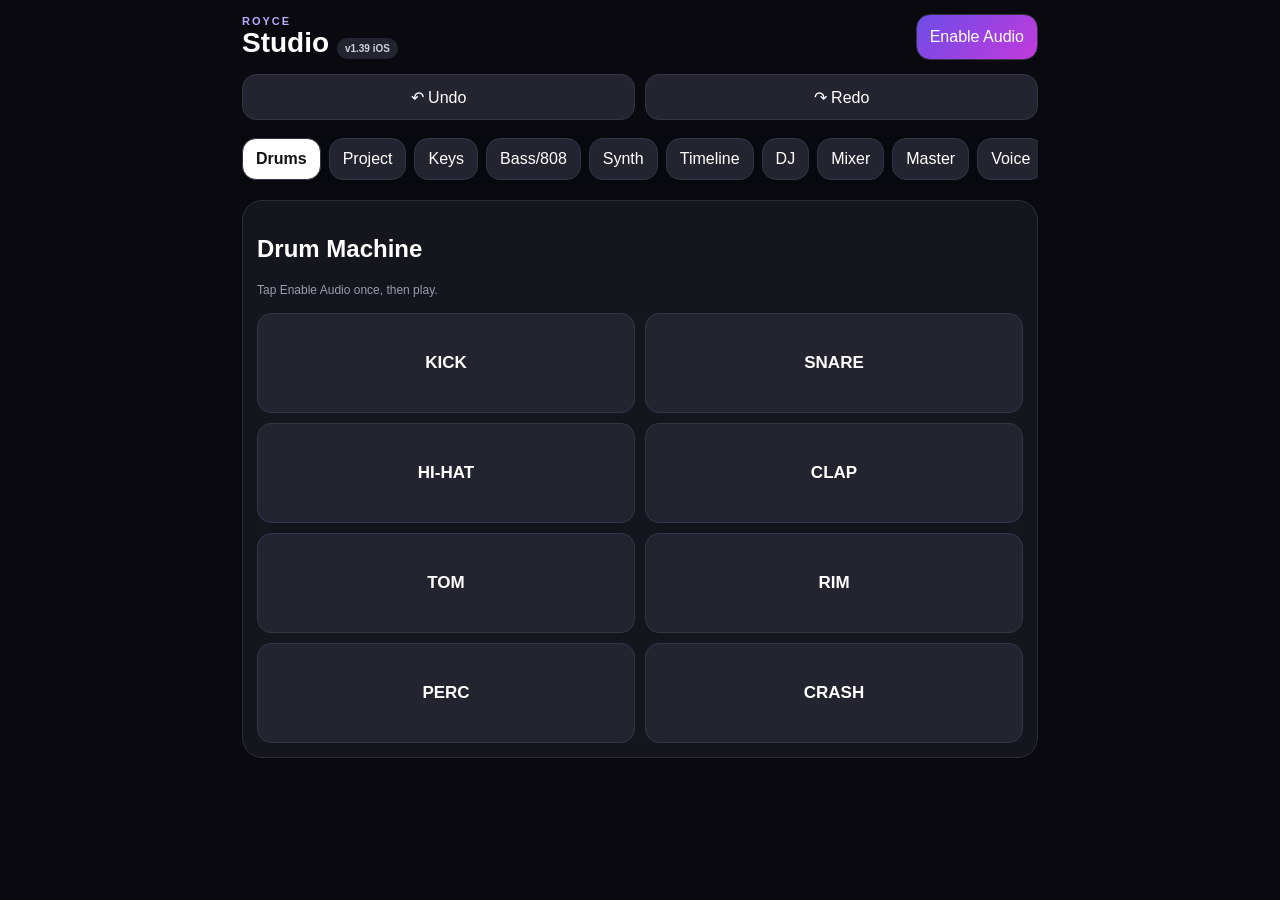
<file: index.html>
<!doctype html>
<html lang="en">
<head>
<meta charset="utf-8">
<meta name="viewport" content="width=device-width,initial-scale=1,viewport-fit=cover">
<meta name="theme-color" content="#09090f">
<meta name="apple-mobile-web-app-capable" content="yes">
<meta name="apple-mobile-web-app-status-bar-style" content="black-translucent">
<meta name="apple-mobile-web-app-title" content="Royce Studio">
<link rel="manifest" href="./manifest.webmanifest">
<title>Royce Studio v1.39 iOS</title>
<style>
:root{--bg:#09090f;--card:#15151e;--line:#2d2d3b;--text:#fff;--muted:#9d9dac;--accent:#8b5cf6}
*{box-sizing:border-box}body{margin:0;background:var(--bg);color:var(--text);font-family:-apple-system,BlinkMacSystemFont,"Segoe UI",sans-serif}
.app{max-width:820px;margin:auto;padding:calc(env(safe-area-inset-top) + 14px) 12px calc(env(safe-area-inset-bottom) + 36px)}
header{display:flex;justify-content:space-between;align-items:center;margin-bottom:14px;gap:10px}h1{margin:0;font-size:28px}.eyebrow{font-size:11px;font-weight:900;letter-spacing:.18em;color:#bca8ff;margin:0}
.card{background:var(--card);border:1px solid var(--line);border-radius:20px;padding:14px;margin-bottom:12px}button,select,input{font:inherit}
button{border:1px solid #343445;background:#242431;color:#fff;border-radius:14px;min-height:46px;padding:10px 13px;touch-action:manipulation}
button.primary{background:linear-gradient(135deg,#6d4ce8,#c43adb)}button.on{outline:2px solid #86efac}
.tabs{display:flex;gap:8px;overflow:auto;margin-bottom:12px;position:sticky;top:0;background:rgba(9,9,15,.96);padding:8px 0;z-index:5}
.tab{white-space:nowrap;min-height:42px}.tab.active{background:#fff;color:#111;font-weight:800}
.panel{display:none}.panel.active{display:block}.status{font-size:12px;color:var(--muted);min-height:18px}.badge{display:inline-block;font-size:10px;padding:5px 8px;border-radius:999px;background:#242431;color:#cfcfe0}
.grid2{display:grid;grid-template-columns:1fr 1fr;gap:10px}.grid4{display:grid;grid-template-columns:repeat(4,1fr);gap:8px}
.pads{display:grid;grid-template-columns:1fr 1fr;gap:10px}.pad{height:100px;font-weight:900;font-size:17px}
.keygrid{display:grid;grid-template-columns:repeat(7,1fr);gap:6px}.key{height:120px;background:linear-gradient(#fff,#ddd);color:#111;font-weight:900;border-radius:0 0 12px 12px}
.row{display:grid;gap:7px;margin:9px 0}.row label{font-size:11px;color:var(--muted);font-weight:800}
select,input[type=range],input[type=text]{width:100%}select,input[type=text]{background:#0b0b11;color:#fff;border:1px solid #343445;border-radius:12px;min-height:44px;padding:10px}
.knobs{display:grid;grid-template-columns:repeat(2,1fr);gap:10px}.strip{background:#0e0e14;border:1px solid #2a2a38;border-radius:16px;padding:12px}
.deck{background:#0e0e14;border:1px solid #2a2a38;border-radius:18px;padding:12px}.jog{height:150px;border-radius:50%;border:12px solid #252533;background:radial-gradient(circle,#08080d 0 25%,#222231 26% 60%,#0b0b11 61%);display:grid;place-items:center;margin:12px auto;max-width:150px;font-weight:900}
.cross{display:grid;gap:8px}.transport{display:grid;grid-template-columns:repeat(3,1fr);gap:8px}
@media(max-width:620px){.grid2,.knobs{grid-template-columns:1fr}.grid4{grid-template-columns:1fr 1fr}.keygrid{grid-template-columns:repeat(4,1fr)}.key{height:92px}.pad{height:88px}}

.audio-list{display:grid;gap:10px}.audio-row{background:#0e0e14;border:1px solid #2a2a38;border-radius:16px;padding:12px;display:grid;gap:10px}
.audio-top{display:flex;justify-content:space-between;gap:10px;align-items:center}.audio-top b{overflow:hidden;text-overflow:ellipsis;white-space:nowrap}
.audio-actions{display:grid;grid-template-columns:repeat(3,1fr);gap:8px}.file-btn{display:grid;place-items:center;border:1px solid #343445;background:#242431;color:#fff;border-radius:14px;min-height:46px;padding:10px 13px}
.file-btn input{display:none}.timeline-ruler{display:grid;grid-template-columns:repeat(8,1fr);gap:4px;margin-top:12px}.bar{height:44px;border-radius:9px;border:1px solid #303041;background:#111119;display:grid;place-items:center;color:#777;font-size:10px}.bar.on{background:linear-gradient(135deg,#5639bd,#8b5cf6);color:#fff}.bar.playhead{outline:2px solid #fff;transform:translateY(-2px)}.bar.cursor{box-shadow:inset 0 0 0 2px #c4b5fd}.bar.outside{opacity:.22}
.deck-file{margin:10px 0}.deck audio{width:100%;margin:8px 0}
@media(max-width:620px){.audio-actions{grid-template-columns:1fr 1fr}.timeline-ruler{grid-template-columns:repeat(4,1fr)}}

.project-list{display:grid;gap:8px;margin-top:12px}.project-item{display:grid;grid-template-columns:1fr auto auto;gap:8px;align-items:center;background:#0e0e14;border:1px solid #2a2a38;border-radius:14px;padding:10px}.project-item b{overflow:hidden;text-overflow:ellipsis;white-space:nowrap}
@media(max-width:620px){.project-item{grid-template-columns:1fr 1fr}.project-item b{grid-column:1/-1}}
</style>
</head>
<body>
<div class="app">
<header><div><p class="eyebrow">ROYCE</p><h1>Studio <span class="badge">v1.39 iOS</span></h1></div><button id="audioBtn" class="primary">Enable Audio</button></header>
<div class="grid2" style="margin:0 0 10px"><button id="undoBtn" disabled>↶ Undo</button><button id="redoBtn" disabled>↷ Redo</button></div>
<div class="tabs">
<button class="tab active" data-tab="drums">Drums</button><button class="tab" data-tab="project">Project</button><button class="tab" data-tab="keys">Keys</button><button class="tab" data-tab="bass">Bass/808</button><button class="tab" data-tab="synth">Synth</button><button class="tab" data-tab="timeline">Timeline</button><button class="tab" data-tab="dj">DJ</button><button class="tab" data-tab="mixer">Mixer</button><button class="tab" data-tab="master">Master</button><button class="tab" data-tab="voice">Voice</button><button class="tab" data-tab="tune">Auto‑Tune</button>
</div>

<section id="project" class="panel"><div class="card"><h2>Project</h2>
<div class="row"><label>Project Name</label><input id="projectName" type="text" value="Untitled Royce Session" maxlength="80"></div>
<div class="grid2"><button id="saveNativeProject" class="primary">Save Project</button><button id="loadLastNativeProject">Load Last Project</button></div>
<div class="grid2" style="margin-top:10px"><button id="refreshNativeProjects">Refresh Projects</button><button id="shareCurrentProject">Share Project</button></div>
<p class="status" id="projectStatus">Native project saving is available in the iOS app.</p>
<div id="recoveryBox" class="strip" style="display:none;margin-top:10px">
  <b>Recovery Snapshot</b>
  <p class="status" id="recoveryStatus">A recoverable session is available.</p>
  <div class="grid2"><button id="restoreRecovery">Restore Recovery</button><button id="discardRecovery">Discard Recovery</button></div>
</div>
<div id="nativeProjectList" class="project-list"></div>
</div></section>

<section id="drums" class="panel active"><div class="card"><h2>Drum Machine</h2><p class="status" id="audioStatus">Tap Enable Audio once, then play.</p><div class="pads">
<button class="pad" data-drum="kick">KICK</button><button class="pad" data-drum="snare">SNARE</button><button class="pad" data-drum="hat">HI‑HAT</button><button class="pad" data-drum="clap">CLAP</button><button class="pad" data-drum="tom">TOM</button><button class="pad" data-drum="rim">RIM</button><button class="pad" data-drum="perc">PERC</button><button class="pad" data-drum="crash">CRASH</button>
</div></div></section>

<section id="keys" class="panel"><div class="card"><h2>Piano & Keys</h2><div class="row"><label>Sound</label><select id="keyType"><option value="sine">Soft Piano</option><option value="triangle">Electric Keys</option><option value="square">Digital Keys</option><option value="sawtooth">Bright Keys</option></select></div><div id="keysGrid" class="keygrid"></div></div></section>

<section id="bass" class="panel"><div class="card"><h2>Bass & 808</h2><div class="grid2"><div class="row"><label>Preset</label><select id="bassType"><option value="sub">Sub Bass</option><option value="808">808</option><option value="reese">Reese</option></select></div><div class="row"><label>Release</label><input id="bassRelease" type="range" min="0.1" max="2" step="0.1" value="0.8"></div></div><div id="bassGrid" class="grid4"></div></div></section>

<section id="synth" class="panel"><div class="card"><h2>Synthesizer</h2><div class="grid2"><div class="row"><label>Oscillator</label><select id="oscType"><option>sawtooth</option><option>square</option><option>triangle</option><option>sine</option></select></div><div class="row"><label>Filter Cutoff <span id="cutoffVal">6000 Hz</span></label><input id="cutoff" type="range" min="200" max="12000" value="6000"></div><div class="row"><label>Attack <span id="attackVal">0.02s</span></label><input id="attack" type="range" min="0.01" max="1" step="0.01" value="0.02"></div><div class="row"><label>Release <span id="releaseVal">0.6s</span></label><input id="release" type="range" min="0.1" max="3" step="0.1" value="0.6"></div></div><div id="synthGrid" class="keygrid"></div></div></section>

<section id="timeline" class="panel"><div class="card"><h2>Song Timeline</h2>
<p class="status">Import beats or loops. Tap the ruler to seek · 8/16/24/32-bar arrangement · native sync, live mixing, snap, trim, mute, solo, split and duplicate.</p>
<div class="grid2"><div class="row"><label>BPM</label><input id="timelineBpm" type="text" inputmode="numeric" value="120"></div><div class="row"><label>Transport</label><div class="transport"><button id="timelinePlay">▶</button><button id="timelineStop">■</button><button id="timelineRecord">REC</button></div></div></div>
<div class="grid2" style="margin-top:10px"><div class="row"><label>Nudge / Snap Grid</label><select id="snapGrid"><option value="1">1/16 Note</option><option value="2">1/8 Note</option><option value="4">1 Beat</option><option value="16">1 Bar</option></select></div><div class="row"><label>Song Length</label><select id="songLength"><option value="8">8 Bars</option><option value="16">16 Bars</option><option value="24">24 Bars</option><option value="32" selected>32 Bars</option></select></div></div>
<div class="grid2"><div class="row"><label>Play From Bar <span id="playFromBarVal">1</span></label><input id="playFromBar" type="range" min="1" max="32" step="1" value="1"></div><div class="row"><label>Beat <span id="playFromBeatVal">1</span></label><input id="playFromBeat" type="range" min="1" max="4" step="1" value="1"></div></div>
<div class="grid2"><div class="row"><label>16th Step <span id="playFromSixteenthVal">1</span></label><input id="playFromSixteenth" type="range" min="1" max="4" step="1" value="1"></div><button id="playFromStart">Reset Start · 1.1.1</button></div>
<div class="grid2"><p class="status" id="snapStatus">Nudge moves clips by 1/16 note.</p><p class="status" id="songLengthStatus">32-bar song.</p></div>
<div class="grid2"><div class="row"><label>Metronome</label><button id="metronomeToggle">Click Off</button></div><div class="row"><label>Click Volume</label><input id="metronomeVolume" type="range" min="0" max="1" step="0.01" value="0.22"></div></div>
<div class="grid2"><button id="countInToggle">1-Bar Count-In Off</button><span></span></div>
<p class="status" id="timelineStatus">Stopped · Native synchronized transport ready</p>
<div class="strip" style="margin-top:10px">
  <div class="audio-top"><b>Punch-In Recording</b><span class="badge">iOS</span></div>
  <p class="status" id="punchStatus">Redo only a chosen bar range while the arrangement plays.</p>
  <div class="grid2">
    <button id="punchToggle">Punch-In Off</button>
    <button id="punchRecord" class="primary">Record Punch</button>
  </div>
  <div class="grid2">
    <div class="row">
      <label>Start Bar <span id="punchStartVal">2</span></label>
      <input id="punchStart" type="range" min="1" max="32" step="1" value="2">
    </div>
    <div class="row">
      <label>End Bar <span id="punchEndVal">4</span></label>
      <input id="punchEnd" type="range" min="1" max="32" step="1" value="4">
    </div>
  </div>
</div>
<div class="grid2"><label class="file-btn">+ Browser Import<input id="importTracks" type="file" accept="audio/*" multiple></label><button id="nativeImportMedia">+ Import from iPhone Files</button></div>
<div class="grid2" style="margin-top:10px"><button id="stopAllAudio">Stop All</button><span></span></div>
<div class="timeline-ruler" id="timelineRuler"><div class="bar">1</div><div class="bar">2</div><div class="bar">3</div><div class="bar">4</div><div class="bar">5</div><div class="bar">6</div><div class="bar">7</div><div class="bar">8</div><div class="bar">9</div><div class="bar">10</div><div class="bar">11</div><div class="bar">12</div><div class="bar">13</div><div class="bar">14</div><div class="bar">15</div><div class="bar">16</div><div class="bar">17</div><div class="bar">18</div><div class="bar">19</div><div class="bar">20</div><div class="bar">21</div><div class="bar">22</div><div class="bar">23</div><div class="bar">24</div><div class="bar">25</div><div class="bar">26</div><div class="bar">27</div><div class="bar">28</div><div class="bar">29</div><div class="bar">30</div><div class="bar">31</div><div class="bar">32</div></div>
<div id="audioList" class="audio-list" style="margin-top:12px"><p class="status">No imported tracks yet.</p></div>
</div></section>

<section id="dj" class="panel"><div class="card"><h2>DJ Decks</h2><div class="grid2">
<div class="deck"><b>DECK A</b><div class="grid2 deck-file"><label class="file-btn">Browser A<input id="deckAFile" type="file" accept="audio/*"></label><button id="nativeDeckAImport">iPhone Files A</button></div><p class="status" id="deckAName">No track loaded.</p><audio id="deckAAudio" preload="metadata"></audio><div class="jog">A</div><div class="transport"><button id="deckAPlay">▶</button><button id="deckACue">CUE</button><button id="deckASync">SYNC</button></div><div class="row"><label>Deck A Pitch</label><input id="deckAPitch" type="range" min="-12" max="12" value="0"></div><div class="row"><label>Deck A Filter</label><input id="deckAFilter" type="range" min="300" max="12000" value="12000"></div></div>
<div class="deck"><b>DECK B</b><div class="grid2 deck-file"><label class="file-btn">Browser B<input id="deckBFile" type="file" accept="audio/*"></label><button id="nativeDeckBImport">iPhone Files B</button></div><p class="status" id="deckBName">No track loaded.</p><audio id="deckBAudio" preload="metadata"></audio><div class="jog">B</div><div class="transport"><button id="deckBPlay">▶</button><button id="deckBCue">CUE</button><button id="deckBSync">SYNC</button></div><div class="row"><label>Deck B Pitch</label><input id="deckBPitch" type="range" min="-12" max="12" value="0"></div><div class="row"><label>Deck B Filter</label><input id="deckBFilter" type="range" min="300" max="12000" value="12000"></div></div>
</div><div class="cross"><label>Crossfader</label><input id="crossfader" type="range" min="-1" max="1" step="0.01" value="0"></div></div></section>

<section id="mixer" class="panel"><div class="card"><h2>Mixing Console</h2><div class="grid2">
<div class="strip"><b>INSTRUMENTS</b><div class="row"><label>Volume</label><input id="instVol" type="range" min="0" max="1" step="0.01" value="0.8"></div><div class="row"><label>Pan</label><input id="instPan" type="range" min="-1" max="1" step="0.01" value="0"></div><div class="row"><label>Low EQ</label><input id="instLow" type="range" min="-12" max="12" value="0"></div><div class="row"><label>High EQ</label><input id="instHigh" type="range" min="-12" max="12" value="0"></div></div>
<div class="strip"><b>VOCALS</b><div class="row"><label>Volume</label><input id="vocVol" type="range" min="0" max="1" step="0.01" value="0.85"></div><div class="row"><label>Pan</label><input id="vocPan" type="range" min="-1" max="1" step="0.01" value="0"></div><div class="row"><label>Low EQ</label><input id="vocLow" type="range" min="-12" max="12" value="0"></div><div class="row"><label>High EQ</label><input id="vocHigh" type="range" min="-12" max="12" value="0"></div></div>
<div class="strip"><b>FX</b><div class="row"><label>Delay <span id="delayVal">10%</span></label><input id="delay" type="range" min="0" max="0.6" step="0.01" value="0.1"></div><div class="row"><label>Reverb <span id="reverbVal">12%</span></label><input id="reverb" type="range" min="0" max="0.6" step="0.01" value="0.12"></div><div class="row"><label>Compressor <span id="compVal">20%</span></label><input id="comp" type="range" min="0" max="1" step="0.01" value="0.2"></div></div>
<div class="strip"><b>MASTER</b><div class="row"><label>Master Volume</label><input id="masterVol" type="range" min="0" max="1" step="0.01" value="0.9"></div><div class="row"><label>Limiter Ceiling</label><input id="limiter" type="range" min="-6" max="0" step="0.1" value="-1"></div><button id="masterMute">Master Mute</button></div>
</div></div></section>

<section id="master" class="panel"><div class="card"><h2>Master Capture</h2>
<p class="status" id="masterStatus">Capture the native iOS studio output, then export a production-ready 24-bit WAV.</p>
<div class="grid2"><button id="masterRecord" class="primary">Start Master</button><button id="masterPlay">Play Last Master</button></div>
<div class="grid2" style="margin-top:10px"><button id="masterShare">Share Master WAV</button><button id="masterStop">Stop Master</button></div>
</div></section>

<section id="voice" class="panel"><div class="card"><h2>Voice Recorder</h2><p class="status" id="micStatus">Mic not armed.</p>
<div class="grid2"><button id="micBtn">Arm Microphone</button><button id="recBtn" disabled>Start Recording</button></div>
<div class="grid2" style="margin-top:10px"><button id="nativeTakePlay" style="display:none">Play Last Native Take</button><button id="nativeTakeShare" style="display:none">Share Last Take WAV</button></div>
<div class="strip" style="margin-top:10px">
  <div class="audio-top"><b>Vocal Takes</b><button id="refreshTakes">Refresh</button></div>
  <p class="status" id="takeStatus">Recorded iOS takes will appear here.</p>
  <div id="takeList" class="audio-list"></div>
</div>
<div class="strip" style="margin-top:10px">
  <b>Vocal Comp Track</b>
  <p class="status" id="compStatus">Select a best take, then load it into the mix.</p>
  <div class="grid2">
    <button id="loadBestComp">Use Best in Mix</button>
    <button id="compPreview">Play / Pause Comp</button>
  </div>
  <div class="grid2" style="margin-top:10px">
    <button id="compStop">Stop / Cue Comp</button>
    <div class="row">
      <label>Vocal Start Bar <span id="compStartBarVal">1</span></label>
      <input id="compStartBar" type="range" min="1" max="32" step="1" value="1">
    </div>
  </div>
</div>
<div class="grid2" style="margin-top:10px"><button id="nativeMonitorBtn">Native Monitor Off</button><div class="row"><label>Monitor level</label><input id="nativeMonitorLevel" type="range" min="0" max="1" step="0.01" value="0.85"></div></div>
<p class="status" id="nativeMonitorStatus">Native monitoring is available in the iOS app. Use headphones to avoid feedback.</p>
<audio id="player" controls style="width:100%;margin-top:12px"></audio></div></section>

<section id="tune" class="panel"><div class="card"><h2>Auto‑Tune</h2><div class="grid2"><div class="row"><label>Auto‑Tune</label><button id="tuneToggle">Off</button></div><div class="row"><label>Key</label><select id="key"><option>C</option><option>C#</option><option>D</option><option>D#</option><option>E</option><option>F</option><option>F#</option><option>G</option><option>G#</option><option>A</option><option>A#</option><option>B</option></select></div><div class="row"><label>Scale</label><select id="scale"><option value="major">Major</option><option value="minor">Minor</option></select></div><div class="row"><label>Strength <span id="strengthVal">70%</span></label><input id="strength" type="range" min="0" max="100" value="70"></div><div class="row"><label>Retune Speed <span id="speedVal">35 ms</span></label><input id="speed" type="range" min="5" max="120" value="35"></div><div class="row"><label>Humanize <span id="humanVal">20%</span></label><input id="human" type="range" min="0" max="100" value="20"></div></div><p class="status" id="tuneStatus">Auto‑Tune is off.</p></div></section>
</div>

<script>
let ctx=null,master=null,instBus=null,vocBus=null,delayNode=null,delayWet=null,reverbNode=null,reverbWet=null,compressor=null,stream=null,recorder=null,chunks=[],deckTimers={A:null,B:null},audioTracks=[],timelineTimers=[],timelineClock=null,timelineRecording=false,nativeDecks={A:null,B:null},nativeDeckPlaying={A:false,B:false},metronomeEnabled=false,countInEnabled=false,countInTimer=null,selectedTakeId=null,compLoadedTakeId=null,punchInEnabled=false,punchTimers=[],punchRecording=false;
const q=s=>document.querySelector(s),qa=s=>[...document.querySelectorAll(s)];
const RS_MEDIA_DB='RoyceStudioMediaV1',RS_MEDIA_STORE='audio';
function rsMediaDB(){
 return new Promise((resolve,reject)=>{
   const req=indexedDB.open(RS_MEDIA_DB,1);
   req.onupgradeneeded=()=>{const db=req.result;if(!db.objectStoreNames.contains(RS_MEDIA_STORE))db.createObjectStore(RS_MEDIA_STORE,{keyPath:'id'})};
   req.onsuccess=()=>resolve(req.result);req.onerror=()=>reject(req.error);
 });
}
async function rsStoreAudio(id,file){
 const db=await rsMediaDB();
 return new Promise((resolve,reject)=>{
   const tx=db.transaction(RS_MEDIA_STORE,'readwrite');
   tx.objectStore(RS_MEDIA_STORE).put({id,name:file.name,type:file.type,blob:file,updatedAt:Date.now()});
   tx.oncomplete=()=>{db.close();resolve(true)};tx.onerror=()=>{db.close();reject(tx.error)};
 });
}
async function rsLoadAudio(id){
 const db=await rsMediaDB();
 return new Promise((resolve,reject)=>{
   const tx=db.transaction(RS_MEDIA_STORE,'readonly');
   const req=tx.objectStore(RS_MEDIA_STORE).get(id);
   req.onsuccess=()=>{const v=req.result;db.close();resolve(v||null)};req.onerror=()=>{db.close();reject(req.error)};
 });
}
function rsMediaId(){return (crypto.randomUUID?crypto.randomUUID():(Date.now().toString(36)+'-'+Math.random().toString(36).slice(2)))}
function rsClipId(){return 'clip-'+rsMediaId()}
function ensureClipId(t){if(!t.clipId)t.clipId=rsClipId();return t.clipId}

function impulse(c){const b=c.createBuffer(2,c.sampleRate*1.4,c.sampleRate);for(let ch=0;ch<2;ch++){const d=b.getChannelData(ch);for(let i=0;i<d.length;i++)d[i]=(Math.random()*2-1)*Math.pow(1-i/d.length,2.4)}return b}
function nativeAudioAvailable(){return !!window.royceNativeAudio}
function nativeDrum(name){if(nativeAudioAvailable()){window.royceNativeAudio.drum(name);return true}return false}
function nativeTone(freq,type='sine',dur=.45,gain=.16){if(nativeAudioAvailable()){window.royceNativeAudio.tone(freq,type,dur,gain);return true}return false}
function pushNativeVocalFX(){
 if(!nativeAudioAvailable()||!window.royceNativeAudio.vocalFX)return;
 window.royceNativeAudio.vocalFX(
   +q('#nativeMonitorLevel').value,
   +q('#vocLow').value,
   +q('#vocHigh').value,
   +q('#reverb').value,
   +q('#delay').value
 );
}
function pushNativeMixer(){
 if(!nativeAudioAvailable()||!window.royceNativeAudio.mixer)return;
 window.royceNativeAudio.mixer({
   instrumentVolume:+q('#instVol').value,
   instrumentPan:+q('#instPan').value,
   instrumentLowEQ:+q('#instLow').value,
   instrumentHighEQ:+q('#instHigh').value,
   vocalVolume:+q('#vocVol').value,
   vocalPan:+q('#vocPan').value,
   masterVolume:+q('#masterVol').value,
   compression:+q('#comp').value,
   limiterCeiling:+q('#limiter').value
 });
}
async function audio(){try{if(!ctx){ctx=new (window.AudioContext||window.webkitAudioContext)();master=ctx.createGain();compressor=ctx.createDynamicsCompressor();instBus=ctx.createGain();vocBus=ctx.createGain();delayNode=ctx.createDelay(1);delayNode.delayTime.value=.25;delayWet=ctx.createGain();reverbNode=ctx.createConvolver();reverbNode.buffer=impulse(ctx);reverbWet=ctx.createGain();instBus.connect(compressor);vocBus.connect(compressor);compressor.connect(master);instBus.connect(delayNode);delayNode.connect(delayWet).connect(master);instBus.connect(reverbNode);reverbNode.connect(reverbWet).connect(master);master.connect(ctx.destination);syncMixer()}if(ctx.state!=='running')await ctx.resume();q('#audioBtn').textContent='Audio Ready';q('#audioBtn').classList.add('on');q('#audioStatus')&&(q('#audioStatus').textContent='Audio engine running.');return ctx}catch(e){q('#audioStatus')&&(q('#audioStatus').textContent='Audio error: '+(e.message||e));return null}}
function syncMixer(){if(!ctx)return;master.gain.value=+q('#masterVol').value;instBus.gain.value=+q('#instVol').value;vocBus.gain.value=+q('#vocVol').value;delayWet.gain.value=+q('#delay').value;reverbWet.gain.value=+q('#reverb').value;compressor.threshold.value=-10-(+q('#comp').value*30);compressor.ratio.value=1.5+(+q('#comp').value*8)}
q('#audioBtn').onclick=async()=>{
 if(nativeTone(660,'sine',.16,.15)){
   q('#audioBtn').textContent='iOS Audio Ready';q('#audioBtn').classList.add('on');
   q('#audioStatus')&&(q('#audioStatus').textContent='Native iOS audio engine running.');
   return;
 }
 const c=await audio();if(!c)return;const o=c.createOscillator(),g=c.createGain(),t=c.currentTime;o.frequency.value=660;g.gain.setValueAtTime(.001,t);g.gain.exponentialRampToValueAtTime(.15,t+.01);g.gain.exponentialRampToValueAtTime(.001,t+.14);o.connect(g).connect(c.destination);o.start(t);o.stop(t+.16)
};
function tone(freq,dur=.45,type='sine',gain=.16,out=instBus,filterHz=12000){if(nativeTone(freq,type,dur,gain))return;const c=ctx;if(!c||c.state!=='running')return;const t=c.currentTime,o=c.createOscillator(),g=c.createGain(),f=c.createBiquadFilter();o.type=type;o.frequency.setValueAtTime(freq,t);f.type='lowpass';f.frequency.value=filterHz;g.gain.setValueAtTime(.001,t);g.gain.exponentialRampToValueAtTime(gain,t+.01);g.gain.exponentialRampToValueAtTime(.001,t+dur);o.connect(f).connect(g).connect(out);o.start(t);o.stop(t+dur+.05)}
function drum(name){const c=ctx;if(!c)return;const t=c.currentTime;if(name==='hat'||name==='crash'){const len=c.sampleRate*(name==='crash'?.5:.08),b=c.createBuffer(1,len,c.sampleRate),d=b.getChannelData(0);for(let i=0;i<len;i++)d[i]=Math.random()*2-1;const s=c.createBufferSource(),f=c.createBiquadFilter(),g=c.createGain();s.buffer=b;f.type='highpass';f.frequency.value=name==='crash'?3500:6500;g.gain.setValueAtTime(name==='crash'?.12:.08,t);g.gain.exponentialRampToValueAtTime(.001,t+(name==='crash'?.5:.08));s.connect(f).connect(g).connect(instBus);s.start();return}const map={kick:[130,48,.22,'sine'],snare:[190,190,.11,'triangle'],clap:[1100,900,.09,'square'],tom:[120,80,.25,'sine'],rim:[700,700,.06,'square'],perc:[420,300,.12,'triangle']},m=map[name]||map.kick,o=c.createOscillator(),g=c.createGain();o.type=m[3];o.frequency.setValueAtTime(m[0],t);o.frequency.exponentialRampToValueAtTime(m[1],t+m[2]);g.gain.setValueAtTime(.22,t);g.gain.exponentialRampToValueAtTime(.001,t+m[2]);o.connect(g).connect(instBus);o.start();o.stop(t+m[2]+.04)}
q('.pad').forEach(p=>p.onclick=async()=>{if(nativeDrum(p.dataset.drum))return;if(await audio())drum(p.dataset.drum)});
const notes=[261.63,293.66,329.63,349.23,392,440,493.88],names=['C','D','E','F','G','A','B'];
function buildKeys(id,fn){const g=q(id);g.innerHTML='';notes.forEach((f,i)=>{const b=document.createElement('button');b.className='key';b.textContent=names[i];b.onclick=async()=>{if(await audio())fn(f)};g.appendChild(b)})}
buildKeys('#keysGrid',f=>tone(f,.65,q('#keyType').value,.13));
buildKeys('#synthGrid',f=>tone(f,+q('#release').value,q('#oscType').value,.13,instBus,+q('#cutoff').value));
const bass=[65.41,73.42,82.41,87.31,98,110,123.47,130.81];bass.forEach((f,i)=>{const b=document.createElement('button');b.textContent=names[i%7]+' Bass';b.onclick=async()=>{if(!(await audio()))return;const p=q('#bassType').value;const type=p==='reese'?'sawtooth':'sine';tone(f,+q('#bassRelease').value,type,p==='808'?.28:.18)};q('#bassGrid').appendChild(b)});
function loadDeck(deck,file){
 nativeDecks[deck]=null;nativeDeckPlaying[deck]=false;
 const a=q('#deck'+deck+'Audio'); if(a.src)URL.revokeObjectURL(a.src); a.src=URL.createObjectURL(file); a.load();
 q('#deck'+deck+'Name').textContent=file.name+' · Browser';
 q('#deck'+deck+'Play').textContent='▶';
 scheduleRecovery();
}
window.royceNativeDeckImported=function(deck,item){
 deck=(deck||'A').toUpperCase();
 nativeDecks[deck]=item||null;
 nativeDeckPlaying[deck]=false;
 const name=q('#deck'+deck+'Name');
 if(name)name.textContent=(item?.name||'Imported Audio')+' · Native iOS';
 const play=q('#deck'+deck+'Play');if(play)play.textContent='▶';
 if(nativeAudioAvailable()){
   window.royceNativeAudio.deckPitch?.(deck,+q('#deck'+deck+'Pitch').value);
   window.royceNativeAudio.deckFilter?.(deck,+q('#deck'+deck+'Filter').value);
   window.royceNativeAudio.deckCrossfader?.(+q('#crossfader').value);
 }
 scheduleRecovery();
};
window.royceNativeDeckImportCancelled=function(){};
q('#nativeDeckAImport').onclick=()=>{
 if(nativeAudioAvailable()&&window.royceNativeAudio.importDeck)window.royceNativeAudio.importDeck('A');
 else q('#deckAName').textContent='Native Files import requires the iOS app.';
};
q('#nativeDeckBImport').onclick=()=>{
 if(nativeAudioAvailable()&&window.royceNativeAudio.importDeck)window.royceNativeAudio.importDeck('B');
 else q('#deckBName').textContent='Native Files import requires the iOS app.';
};

function deckStart(deck){
 if(nativeDecks[deck]&&nativeAudioAvailable()&&window.royceNativeAudio.deckToggle){
   window.royceNativeAudio.deckToggle(deck);
   nativeDeckPlaying[deck]=!nativeDeckPlaying[deck];
   q('#deck'+deck+'Play').textContent=nativeDeckPlaying[deck]?'■':'▶';
   return;
 }
 const a=q('#deck'+deck+'Audio');
 if(a&&a.src){
   if(a.paused){a.play();q('#deck'+deck+'Play').textContent='■'}else{a.pause();q('#deck'+deck+'Play').textContent='▶'}
   return;
 }
 if(deckTimers[deck]){clearInterval(deckTimers[deck]);deckTimers[deck]=null;q('#deck'+deck+'Play').textContent='▶';return}
 audio().then(c=>{if(!c)return;let step=0;deckTimers[deck]=setInterval(()=>{const filt=+q('#deck'+deck+'Filter').value;const pitch=+q('#deck'+deck+'Pitch').value;const base=deck==='A'?110:146.83;tone(base*Math.pow(2,pitch/12)*(step%4===0?1:.5),.12,deck==='A'?'square':'sawtooth',.08,instBus,filt);step++},250);q('#deck'+deck+'Play').textContent='■'})
}
q('#deckAFile').onchange=e=>{const f=e.target.files?.[0];if(f)loadDeck('A',f)};
q('#deckBFile').onchange=e=>{const f=e.target.files?.[0];if(f)loadDeck('B',f)};
q('#deckAPlay').onclick=()=>deckStart('A');q('#deckBPlay').onclick=()=>deckStart('B');
q('#deckACue').onclick=()=>{if(nativeDecks.A&&nativeAudioAvailable()&&window.royceNativeAudio.deckCue){window.royceNativeAudio.deckCue('A');nativeDeckPlaying.A=false;q('#deckAPlay').textContent='▶';return}const a=q('#deckAAudio');if(a.src){a.currentTime=0}else tone(660,.08,'square',.08)};
q('#deckBCue').onclick=()=>{if(nativeDecks.B&&nativeAudioAvailable()&&window.royceNativeAudio.deckCue){window.royceNativeAudio.deckCue('B');nativeDeckPlaying.B=false;q('#deckBPlay').textContent='▶';return}const a=q('#deckBAudio');if(a.src){a.currentTime=0}else tone(880,.08,'square',.08)};
q('#deckASync').onclick=q('#deckBSync').onclick=()=>{q('#deckAPitch').value=0;q('#deckBPitch').value=0;if(nativeAudioAvailable()){window.royceNativeAudio.deckPitch?.('A',0);window.royceNativeAudio.deckPitch?.('B',0)}scheduleRecovery()};
['A','B'].forEach(d=>{
 q('#deck'+d+'Pitch').oninput=e=>{
   const v=+e.target.value;
   if(nativeDecks[d]&&nativeAudioAvailable()&&window.royceNativeAudio.deckPitch)window.royceNativeAudio.deckPitch(d,v);
   else{const a=q('#deck'+d+'Audio');if(a.src)a.playbackRate=Math.max(.5,Math.min(1.5,Math.pow(2,v/12)))}
   scheduleRecovery();
 };
 q('#deck'+d+'Filter').oninput=e=>{
   if(nativeDecks[d]&&nativeAudioAvailable()&&window.royceNativeAudio.deckFilter)window.royceNativeAudio.deckFilter(d,+e.target.value);
   scheduleRecovery();
 };
});
q('#crossfader').oninput=e=>{
 const x=+e.target.value,a=q('#deckAAudio'),b=q('#deckBAudio');
 if(nativeAudioAvailable()&&window.royceNativeAudio.deckCrossfader)window.royceNativeAudio.deckCrossfader(x);
 a.volume=Math.min(1,(1-x)/2*1.6);b.volume=Math.min(1,(1+x)/2*1.6);
 scheduleRecovery();
};


window.royceNativeTransportStarted=function(started){
 if(started&&timelineClock){
   q('#timelineStatus').textContent='Playing · Native synchronized transport · From '+playFromBar()+'.'+playFromBeat()+'.'+playFromSixteenth();
 }
};

function timelineBpm(){
 const n=Math.round(+(q('#timelineBpm').value||120));
 const v=Math.max(40,Math.min(220,Number.isFinite(n)?n:120));
 q('#timelineBpm').value=v;return v;
}
function stopTimeline(stopMaster=false){
 timelineTimers.forEach(clearTimeout);timelineTimers=[];
 punchTimers.forEach(clearTimeout);punchTimers=[];
 if(countInTimer){clearTimeout(countInTimer);countInTimer=null}
 if(timelineClock){clearInterval(timelineClock);timelineClock=null}
 if(nativeAudioAvailable()&&window.royceNativeAudio.metronomeStop)window.royceNativeAudio.metronomeStop()
 if(nativeAudioAvailable()&&window.royceNativeAudio.transportStop)window.royceNativeAudio.transportStop();
 else if(nativeAudioAvailable()&&window.royceNativeAudio.compStop)window.royceNativeAudio.compStop();
 if(punchRecording&&nativeAudioAvailable()&&window.royceNativeAudio.recordStop){
   window.royceNativeAudio.recordStop();
   punchRecording=false;
   nativeRecording=false;
   q('#recBtn').textContent='Start Recording';
   q('#punchStatus').textContent='Punch recording stopped.';
   setTimeout(refreshTakeLibrary,250);
 }
 audioTracks.forEach(t=>{
   if(t.native&&nativeAudioAvailable()&&window.royceNativeAudio.mediaStop)window.royceNativeAudio.mediaStop(t.id);
   else if(t.audio){t.audio.pause();t.audio.currentTime=0}
 });
 qa('#timelineRuler .bar').forEach(b=>b.classList.remove('playhead'));
 q('#timelineStatus').textContent='Stopped · Native synchronized transport ready';
 if(stopMaster&&timelineRecording&&nativeAudioAvailable()&&window.royceNativeAudio.masterStop){
   window.royceNativeAudio.masterStop();timelineRecording=false;
   q('#masterRecord').textContent='Start Master';q('#masterRecord').classList.remove('on');masterCapturing=false;
 }
}
function startTimeline(record=false,overrideStartBar=null,overrideStartBeat=null,overrideStartSixteenth=null){
 stopTimeline(false);
 const bpm=timelineBpm(),barMs=(240000/bpm),beatMs=60000/bpm,sixteenthMs=beatMs/4,
       lengthBars=arrangementBars(),
       startBar=overrideStartBar===null?playFromBar():Math.min(lengthBars,Math.max(1,+overrideStartBar||1)),
       startBeat=overrideStartBeat===null?playFromBeat():Math.min(4,Math.max(1,+overrideStartBeat||1)),
       startSixteenth=overrideStartSixteenth===null?playFromSixteenth():Math.min(4,Math.max(1,+overrideStartSixteenth||1)),
       transportStartMs=(startBar-1)*barMs+(startBeat-1)*beatMs+(startSixteenth-1)*sixteenthMs,
       started=performance.now();
 if(metronomeEnabled&&nativeAudioAvailable()&&window.royceNativeAudio.metronomeStart){
   window.royceNativeAudio.metronomeVolume?.(+q('#metronomeVolume').value);
   window.royceNativeAudio.metronomeStart(bpm);
 }
 if(record&&nativeAudioAvailable()&&window.royceNativeAudio.masterStart){
   window.royceNativeAudio.masterStart();timelineRecording=true;masterCapturing=true;
   q('#masterRecord').textContent='Master Recording…';q('#masterRecord').classList.add('on');
 }
 const useNativeTransport=nativeAudioAvailable()&&window.royceNativeAudio.transportStart;
 if(useNativeTransport){
   const anySolo=audioTracks.some(t=>!!t.solo);
   const nativeTracks=audioTracks.filter(t=>t.native).map(t=>({
     id:t.id,
     clipId:ensureClipId(t),
     bar:Math.max(1,+t.bar||1),
     beat:Math.min(4,Math.max(1,+t.beat||1)),
     sixteenth:Math.min(4,Math.max(1,+t.sixteenth||1)),
     volume:(t.muted||(anySolo&&!t.solo))?0:(t.audio?.volume??t.volume??1),
     pan:+t.pan||0,
     loop:!!t.loop,
     trimStart:Math.max(0,+t.trimStart||0),
     trimEnd:Math.max(0,+t.trimEnd||0)
   }));
   const rawCompBar=Math.max(1,+q('#compStartBar').value||1);
   const compBar=(compLoadedTakeId&&rawCompBar<=lengthBars)?rawCompBar:null;
   if(nativeTracks.length||compBar!==null){
     window.royceNativeAudio.transportStart(bpm,nativeTracks,compBar,lengthBars,startBar,startBeat,startSixteenth);
   }
 }
 if(compLoadedTakeId&&!useNativeTransport&&(+q('#compStartBar').value||1)<=lengthBars&&nativeAudioAvailable()&&window.royceNativeAudio.compPlay){
   const vocalDelay=Math.max(0,(Math.max(1,+q('#compStartBar').value||1)-1)*barMs);
   timelineTimers.push(setTimeout(()=>window.royceNativeAudio.compPlay(),vocalDelay));
 }
 audioTracks.forEach(t=>{
   if((+t.bar||1)>lengthBars)return;
   const anySolo=audioTracks.some(x=>!!x.solo);
   if(t.muted||(anySolo&&!t.solo))return;
   if(t.native&&useNativeTransport)return;
   const clipStartMs=
     (Math.max(1,+t.bar||1)-1)*barMs+
     (Math.min(4,Math.max(1,+t.beat||1))-1)*beatMs+
     (Math.min(4,Math.max(1,+t.sixteenth||1))-1)*sixteenthMs;
   if(clipStartMs>=lengthBars*barMs)return;
   const elapsedIntoClipMs=Math.max(0,transportStartMs-clipStartMs);
   const delay=Math.max(0,clipStartMs-transportStartMs);
   timelineTimers.push(setTimeout(()=>{
     if(t.native&&nativeAudioAvailable()&&window.royceNativeAudio.mediaToggle){
       window.royceNativeAudio.mediaToggle(t.id,t.audio?.volume??t.volume??1,!!t.loop);
     }else if(t.audio){
       const trimStart=Math.max(0,+t.trimStart||0);
       const trimEnd=Math.max(0,+t.trimEnd||0);
       let sourceTime=trimStart+(elapsedIntoClipMs/1000);
       if(t.loop&&elapsedIntoClipMs>0){
         const knownEnd=trimEnd>0?trimEnd:(Number.isFinite(t.audio.duration)?t.audio.duration:0);
         const clipDuration=Math.max(0,knownEnd-trimStart);
         if(clipDuration>0)sourceTime=trimStart+((elapsedIntoClipMs/1000)%clipDuration);
       }
       if(trimEnd>0&&sourceTime>=trimEnd)return;
       try{t.audio.currentTime=sourceTime}catch(e){}
       t.audio.loop=!!t.loop;t.audio.play().catch(()=>{});
     }
   },delay));
 });
 const update=()=>{
   const elapsed=performance.now()-started;
   const absoluteMs=Math.min(lengthBars*barMs-1,transportStartMs+elapsed);
   const bar=Math.min(lengthBars,Math.floor(absoluteMs/barMs)+1);
   const withinBar=Math.max(0,absoluteMs-(bar-1)*barMs);
   const beat=Math.min(4,Math.floor(withinBar/beatMs)+1);
   const withinBeat=Math.max(0,withinBar-(beat-1)*beatMs);
   const sixteenth=Math.min(4,Math.floor(withinBeat/sixteenthMs)+1);
   qa('#timelineRuler .bar').forEach((b,i)=>b.classList.toggle('playhead',i===bar-1&&i<lengthBars));
   q('#timelineStatus').textContent=(record?'Recording arrangement':'Playing')+' · '+bar+'.'+beat+'.'+sixteenth+' / '+lengthBars+' bars · '+bpm+' BPM'+(useNativeTransport?' · Native Sync':'');
   if(elapsed>=Math.max(0,lengthBars*barMs-transportStartMs)){
     stopTimeline(record);
     return;
   }
 };
 update();timelineClock=setInterval(update,120);
}
q('#timelinePlay').onclick=()=>startTimeline(false);
q('#timelineStop').onclick=()=>stopTimeline(true);
q('#metronomeToggle').onclick=()=>{
 metronomeEnabled=!metronomeEnabled;
 q('#metronomeToggle').textContent=metronomeEnabled?'Click On':'Click Off';
 q('#metronomeToggle').classList.toggle('on',metronomeEnabled);
 if(!metronomeEnabled&&nativeAudioAvailable()&&window.royceNativeAudio.metronomeStop)window.royceNativeAudio.metronomeStop();
 scheduleRecovery();
};
q('#countInToggle').onclick=()=>{
 countInEnabled=!countInEnabled;
 q('#countInToggle').textContent=countInEnabled?'1-Bar Count-In On':'1-Bar Count-In Off';
 q('#countInToggle').classList.toggle('on',countInEnabled);
 scheduleRecovery();
};
q('#metronomeVolume').oninput=e=>{
 if(nativeAudioAvailable()&&window.royceNativeAudio.metronomeVolume)window.royceNativeAudio.metronomeVolume(+e.target.value);
 scheduleRecovery();
};
q('#timelineRecord').onclick=()=>{
 if(!(nativeAudioAvailable()&&window.royceNativeAudio.masterStart)){
   q('#timelineStatus').textContent='Record Arrangement requires the iOS app.';
   return;
 }
 if(countInEnabled){
   stopTimeline(false);
   const bpm=timelineBpm(),barMs=240000/bpm;
   if(nativeAudioAvailable()&&window.royceNativeAudio.metronomeStart){
     window.royceNativeAudio.metronomeVolume?.(+q('#metronomeVolume').value);
     window.royceNativeAudio.metronomeStart(bpm);
   }
   q('#timelineStatus').textContent='Count-In · 1 Bar · '+bpm+' BPM';
   countInTimer=setTimeout(()=>{countInTimer=null;startTimeline(true)},barMs);
 }else startTimeline(true);
};

function normalizePunchBars(){
 const limit=arrangementBars();
 let start=Math.max(1,Math.min(limit,+q('#punchStart').value||1));
 let end=Math.max(1,Math.min(limit,+q('#punchEnd').value||1));
 if(end<start){end=start;q('#punchEnd').value=end}
 q('#punchStartVal').textContent=start;
 q('#punchEndVal').textContent=end;
 return {start,end};
}
function startPunchSession(){
 if(!(nativeAudioAvailable()&&window.royceNativeAudio.recordStart&&window.royceNativeAudio.recordStop)){
   q('#punchStatus').textContent='Punch-In recording requires the native iOS app.';
   return;
 }
 const bars=normalizePunchBars();
 const bpm=timelineBpm(),barMs=240000/bpm;
 startTimeline(false,1,1,1);

 const startDelay=Math.max(0,(bars.start-1)*barMs);
 const stopDelay=Math.max(startDelay+100,bars.end*barMs);

 punchTimers.push(setTimeout(()=>{
   window.royceNativeAudio.recordStart();
   punchRecording=true;
   nativeRecording=true;
   q('#recBtn').textContent='Stop Recording';
   q('#punchRecord').classList.add('on');
   q('#punchStatus').textContent='Recording punch · Bars '+bars.start+'–'+bars.end;
 },startDelay));

 punchTimers.push(setTimeout(()=>{
   if(punchRecording){
     window.royceNativeAudio.recordStop();
     punchRecording=false;
     nativeRecording=false;
     q('#recBtn').textContent='Start Recording';
     q('#punchRecord').classList.remove('on');
     q('#punchStatus').textContent='Punch take recorded · Bars '+bars.start+'–'+bars.end;
     setTimeout(refreshTakeLibrary,250);
   }
 },stopDelay));
}
q('#punchToggle').onclick=()=>{
 punchInEnabled=!punchInEnabled;
 q('#punchToggle').textContent=punchInEnabled?'Punch-In On':'Punch-In Off';
 q('#punchToggle').classList.toggle('on',punchInEnabled);
 q('#punchStatus').textContent=punchInEnabled?'Punch-In armed. Choose the bar range.':'Redo only a chosen bar range while the arrangement plays.';
 scheduleRecovery();
};
q('#punchStart').oninput=()=>{normalizePunchBars();scheduleRecovery()};
q('#punchEnd').oninput=()=>{normalizePunchBars();scheduleRecovery()};
q('#punchRecord').onclick=()=>{
 if(!punchInEnabled){
   q('#punchStatus').textContent='Turn Punch-In on first.';
   return;
 }
 if(punchRecording){
   stopTimeline(false);
   return;
 }
 if(countInEnabled){
   stopTimeline(false);
   const bpm=timelineBpm(),barMs=240000/bpm;
   if(nativeAudioAvailable()&&window.royceNativeAudio.metronomeStart){
     window.royceNativeAudio.metronomeVolume?.(+q('#metronomeVolume').value);
     window.royceNativeAudio.metronomeStart(bpm);
   }
   q('#punchStatus').textContent='Punch count-in · 1 bar · '+bpm+' BPM';
   countInTimer=setTimeout(()=>{countInTimer=null;startPunchSession()},barMs);
 }else{
   startPunchSession();
 }
};

q('#timelineBpm').onchange=()=>{
 const bpm=timelineBpm();
 if(timelineClock&&metronomeEnabled&&nativeAudioAvailable()&&window.royceNativeAudio.metronomeStart)window.royceNativeAudio.metronomeStart(bpm);
 scheduleRecovery();
};
q('#snapGrid').onchange=()=>{updateSnapGridUI();scheduleRecovery()};
q('#songLength').onchange=()=>{updateArrangementUI();scheduleRecovery()};
q('#playFromBar').oninput=()=>{updatePlayFromUI();scheduleRecovery()};
q('#playFromBeat').oninput=()=>{updatePlayFromUI();scheduleRecovery()};
q('#playFromSixteenth').oninput=()=>{updatePlayFromUI();scheduleRecovery()};
q('#playFromStart').onclick=()=>{
 q('#playFromBar').value=1;
 q('#playFromBeat').value=1;
 q('#playFromSixteenth').value=1;
 updatePlayFromUI();
 scheduleRecovery();
};
q('#timelineRuler').onclick=e=>{
 const barEl=e.target.closest('.bar');
 if(!barEl)return;
 const bars=qa('#timelineRuler .bar');
 const index=bars.indexOf(barEl);
 const bar=index+1;
 if(bar<1||bar>arrangementBars())return;

 q('#playFromBar').value=bar;
 q('#playFromBeat').value=1;
 q('#playFromSixteenth').value=1;
 updatePlayFromUI();
 scheduleRecovery();

 if(timelineRecording||punchRecording){
   q('#timelineStatus').textContent='Cursor set to '+bar+'.1.1 · playback not jumped during recording.';
   return;
 }
 if(timelineClock){
   startTimeline(false,bar,1,1);
 }else{
   q('#timelineStatus').textContent='Cursor · '+bar+'.1.1 · tap Play to start here.';
 }
};

function arrangementBars(){
 const v=+q('#songLength')?.value||32;
 return [8,16,24,32].includes(v)?v:32;
}
function playFromBar(){
 const length=arrangementBars();
 return Math.min(length,Math.max(1,+q('#playFromBar')?.value||1));
}
function playFromBeat(){
 return Math.min(4,Math.max(1,+q('#playFromBeat')?.value||1));
}
function playFromSixteenth(){
 return Math.min(4,Math.max(1,+q('#playFromSixteenth')?.value||1));
}

function paintTransportCursor(){
 const selected=playFromBar();
 qa('#timelineRuler .bar').forEach((b,i)=>b.classList.toggle('cursor',i===selected-1&&i<arrangementBars()));
}

function updatePlayFromUI(){
 const barEl=q('#playFromBar'),barLabel=q('#playFromBarVal');
 const beatEl=q('#playFromBeat'),beatLabel=q('#playFromBeatVal');
 const sixEl=q('#playFromSixteenth'),sixLabel=q('#playFromSixteenthVal');
 if(!barEl)return;
 barEl.max=arrangementBars();
 if(+barEl.value>arrangementBars())barEl.value=arrangementBars();
 if(+barEl.value<1)barEl.value=1;
 if(beatEl)beatEl.value=playFromBeat();
 if(sixEl)sixEl.value=playFromSixteenth();
 if(barLabel)barLabel.textContent=playFromBar();
 if(beatLabel)beatLabel.textContent=playFromBeat();
 if(sixLabel)sixLabel.textContent=playFromSixteenth();
 paintTransportCursor();
}
function updateArrangementUI(){
 const length=arrangementBars();
 qa('#timelineRuler .bar').forEach((b,i)=>b.classList.toggle('outside',i>=length));
 const status=q('#songLengthStatus');
 if(status)status.textContent=length+'-bar song.';
 updatePlayFromUI();
 if(typeof normalizePunchBars==='function')normalizePunchBars();
}
function snapGridSteps(){
 const el=q('#snapGrid');
 return Math.min(16,Math.max(1,+el?.value||1));
}
function snapGridLabel(){
 const steps=snapGridSteps();
 return steps===16?'1 bar':steps===4?'1 beat':steps===2?'1/8 note':'1/16 note';
}
function updateSnapGridUI(){
 const s=q('#snapStatus');
 if(s)s.textContent='Nudge moves clips by '+snapGridLabel()+'.';
}
function syncLiveNativeClipMix(){
 if(!(timelineClock&&nativeAudioAvailable()&&window.royceNativeAudio.transportClipVolume))return;
 const anySolo=audioTracks.some(t=>!!t.solo);
 audioTracks.forEach(t=>{
   if(!t.native)return;
   const clipId=ensureClipId(t);
   const base=t.audio?.volume??t.volume??1;
   const effective=(t.muted||(anySolo&&!t.solo))?0:base;
   window.royceNativeAudio.transportClipVolume(clipId,effective);
   if(window.royceNativeAudio.transportClipPan)window.royceNativeAudio.transportClipPan(clipId,+t.pan||0);
 });
}
function renderAudioTracks(){
 const host=q('#audioList');
 if(!audioTracks.length){host.innerHTML='<p class="status">No imported tracks yet.</p>';return}
 host.innerHTML='';
 audioTracks.forEach((t,i)=>{
  ensureClipId(t);
  const row=document.createElement('div');row.className='audio-row';
  row.innerHTML='<div class="audio-top"><b></b><span class="badge">Track '+(i+1)+'</span></div>'+
  '<audio controls preload="metadata" style="width:100%"></audio>'+
  '<div class="audio-actions"><button data-act="play">Play/Pause</button><button data-act="mute">Mute</button><button data-act="solo">Solo</button><button data-act="loop">Loop Off</button><button data-act="duplicate">Duplicate</button><button data-act="split">Split</button><button data-act="remove">Remove</button></div>'+
  '<div class="grid2"><div class="row"><label>Volume</label><input data-act="vol" type="range" min="0" max="1" step="0.01" value="'+(t.audio?.volume??t.volume??1)+'"></div>'+
  '<div class="row"><label>Pan <span data-pan-val>'+(Math.round((+t.pan||0)*100))+'</span></label><input data-act="pan" type="range" min="-1" max="1" step="0.01" value="'+(+t.pan||0)+'"></div></div>'+
  '<div class="grid2"><div class="row"><label>Start Bar</label><input data-act="bar" type="range" min="1" max="32" step="1" value="'+t.bar+'"></div>'+
  '<div class="row"><label>Start Beat <span data-beat-val>'+(Math.min(4,Math.max(1,+t.beat||1)))+'</span></label><input data-act="beat" type="range" min="1" max="4" step="1" value="'+Math.min(4,Math.max(1,+t.beat||1))+'"></div></div>'+
  '<div class="row"><label>16th Step <span data-sixteenth-val>'+(Math.min(4,Math.max(1,+t.sixteenth||1)))+'</span></label><input data-act="sixteenth" type="range" min="1" max="4" step="1" value="'+Math.min(4,Math.max(1,+t.sixteenth||1))+'"></div>'+  '<div class="grid2"><button data-act="nudgeLeft">← Nudge</button><button data-act="nudgeRight">Nudge →</button></div>'+
  '<div class="grid2"><div class="row"><label>Trim Start (sec)</label><input data-act="trimStart" type="number" inputmode="decimal" min="0" step="0.1" value="'+(+t.trimStart||0).toFixed(1)+'"></div>'+
  '<div class="row"><label>Trim End (sec) · 0 = full</label><input data-act="trimEnd" type="number" inputmode="decimal" min="0" step="0.1" value="'+(+t.trimEnd||0).toFixed(1)+'"></div></div>'+
  '<div class="row"><label>Split At Source Time (sec)</label><input data-act="splitAt" type="number" inputmode="decimal" min="0.1" step="0.1" value="'+Math.max(0.1,(+t.trimStart||0)+1).toFixed(1)+'"></div>';
  row.querySelector('b').textContent=t.name;
  const a=row.querySelector('audio'),vol=t.audio?.volume??t.volume??1;
  a.volume=vol;t.volume=vol;t.audio=a;
  if(t.native){a.style.display='none';row.querySelector('.badge').textContent='Native Track '+(i+1)}
  else{a.src=t.url;a.loop=t.loop}
  row.querySelector('[data-act="play"]').onclick=()=>{
    if(t.native&&nativeAudioAvailable()&&window.royceNativeAudio.mediaToggle){
      window.royceNativeAudio.mediaToggle(t.id,a.volume,t.loop);
    }else a.paused?a.play():a.pause();
  };
  const muteBtn=row.querySelector('[data-act="mute"]'),soloBtn=row.querySelector('[data-act="solo"]'),loopBtn=row.querySelector('[data-act="loop"]');
  muteBtn.textContent=t.muted?'Muted':'Mute';muteBtn.classList.toggle('on',!!t.muted);
  soloBtn.textContent=t.solo?'Solo On':'Solo';soloBtn.classList.toggle('on',!!t.solo);
  loopBtn.textContent=t.loop?'Loop On':'Loop Off';loopBtn.classList.toggle('on',!!t.loop);
  muteBtn.onclick=()=>{
    t.muted=!t.muted;
    muteBtn.textContent=t.muted?'Muted':'Mute';muteBtn.classList.toggle('on',!!t.muted);
    if(t.native){
      if(timelineClock)syncLiveNativeClipMix();
      else if(t.muted&&nativeAudioAvailable()&&window.royceNativeAudio.mediaStop)window.royceNativeAudio.mediaStop(t.id);
    }
    if(t.muted&&!t.native&&t.audio)t.audio.pause();
    paintBars();scheduleRecovery();
  };
  soloBtn.onclick=()=>{
    t.solo=!t.solo;
    soloBtn.textContent=t.solo?'Solo On':'Solo';soloBtn.classList.toggle('on',!!t.solo);
    syncLiveNativeClipMix();
    scheduleRecovery();
  };
  loopBtn.onclick=()=>{
    t.loop=!t.loop;a.loop=t.loop;
    if(t.native&&nativeAudioAvailable()&&window.royceNativeAudio.mediaLoop)window.royceNativeAudio.mediaLoop(t.id,t.loop);
    loopBtn.textContent=t.loop?'Loop On':'Loop Off';loopBtn.classList.toggle('on',t.loop);
    scheduleRecovery();
  };
  row.querySelector('[data-act="split"]').onclick=()=>{
    const splitInput=row.querySelector('[data-act="splitAt"]');
    const splitAt=Math.max(0.1,+splitInput.value||0);
    const sourceStart=Math.max(0,+t.trimStart||0);
    const sourceEnd=Math.max(0,+t.trimEnd||0);

    if(splitAt<=sourceStart+0.001||(sourceEnd>0&&splitAt>=sourceEnd-0.001)){
      q('#timelineStatus').textContent='Split point must be inside the current clip range.';
      return;
    }

    const rightAudio=new Audio();
    const right={
      id:t.id,
      clipId:rsClipId(),
      name:t.name+' · B',
      native:!!t.native,
      url:t.url||'',
      audio:rightAudio,
      volume:t.audio?.volume??t.volume??1,
      loop:!!t.loop,
      bar:Math.min(32,Math.max(1,(+t.bar||1)+1)),
      beat:Math.min(4,Math.max(1,+t.beat||1)),
      sixteenth:Math.min(4,Math.max(1,+t.sixteenth||1)),
      muted:!!t.muted,
      solo:false,
      pan:+t.pan||0,
      trimStart:splitAt,
      trimEnd:sourceEnd
    };
    rightAudio.volume=right.volume;
    if(!right.native){rightAudio.src=right.url;rightAudio.loop=right.loop}

    t.name=t.name.replace(/ · A$/,'')+' · A';
    t.trimEnd=splitAt;
    audioTracks.splice(i+1,0,right);
    renderAudioTracks();paintBars();scheduleRecovery();
    q('#timelineStatus').textContent='Clip split non-destructively at '+splitAt.toFixed(1)+' sec.';
  };
  row.querySelector('[data-act="duplicate"]').onclick=()=>{
    const copyAudio=new Audio();
    const copy={
      id:t.id,
      clipId:rsClipId(),
      name:t.name+' Copy',
      native:!!t.native,
      url:t.url||'',
      audio:copyAudio,
      volume:t.audio?.volume??t.volume??1,
      loop:!!t.loop,
      bar:Math.min(32,Math.max(1,(+t.bar||1)+1)),
      beat:Math.min(4,Math.max(1,+t.beat||1)),
      sixteenth:Math.min(4,Math.max(1,+t.sixteenth||1)),
      muted:!!t.muted,
      solo:false,
      pan:+t.pan||0,
      trimStart:Math.max(0,+t.trimStart||0),
      trimEnd:Math.max(0,+t.trimEnd||0)
    };
    copyAudio.volume=copy.volume;
    if(!copy.native){copyAudio.src=copy.url;copyAudio.loop=copy.loop}
    audioTracks.splice(i+1,0,copy);
    renderAudioTracks();paintBars();scheduleRecovery();
  };
  row.querySelector('[data-act="remove"]').onclick=()=>{
    if(t.native&&timelineClock&&nativeAudioAvailable()&&window.royceNativeAudio.transportClipVolume){
      window.royceNativeAudio.transportClipVolume(ensureClipId(t),0);
    }
    if(t.native&&nativeAudioAvailable()&&window.royceNativeAudio.mediaStop)window.royceNativeAudio.mediaStop(t.id);
    else{a.pause()}
    const removedURL=t.url;
    audioTracks.splice(i,1);
    if(!t.native&&removedURL&&!audioTracks.some(x=>x.url===removedURL)){
      try{URL.revokeObjectURL(removedURL)}catch(e){}
    }
    renderAudioTracks();paintBars();scheduleRecovery()
  };
  row.querySelector('[data-act="vol"]').oninput=e=>{
    const v=+e.target.value;t.volume=v;a.volume=v;
    if(t.native&&nativeAudioAvailable()&&window.royceNativeAudio.mediaVolume)window.royceNativeAudio.mediaVolume(t.id,v);
    syncLiveNativeClipMix();
    scheduleRecovery();
  };
  row.querySelector('[data-act="pan"]').oninput=e=>{
    t.pan=+e.target.value;
    row.querySelector('[data-pan-val]').textContent=Math.round(t.pan*100);
    if(t.native&&timelineClock&&nativeAudioAvailable()&&window.royceNativeAudio.transportClipPan){
      window.royceNativeAudio.transportClipPan(ensureClipId(t),t.pan);
    }
    scheduleRecovery();
  };
  const nudgeClip=delta=>{
    const bar=Math.min(32,Math.max(1,+t.bar||1));
    const beat=Math.min(4,Math.max(1,+t.beat||1));
    const sixteenth=Math.min(4,Math.max(1,+t.sixteenth||1));
    let step=((bar-1)*16)+((beat-1)*4)+(sixteenth-1);
    step=Math.min((32*16)-1,Math.max(0,step+delta));
    t.bar=Math.floor(step/16)+1;
    const within=step%16;
    t.beat=Math.floor(within/4)+1;
    t.sixteenth=(within%4)+1;
    renderAudioTracks();paintBars();scheduleRecovery();
  };
  row.querySelector('[data-act="nudgeLeft"]').onclick=()=>nudgeClip(-snapGridSteps());
  row.querySelector('[data-act="nudgeRight"]').onclick=()=>nudgeClip(snapGridSteps());
  row.querySelector('[data-act="bar"]').oninput=e=>{t.bar=+e.target.value;paintBars();scheduleRecovery()};
  row.querySelector('[data-act="beat"]').oninput=e=>{
    t.beat=Math.min(4,Math.max(1,+e.target.value||1));
    row.querySelector('[data-beat-val]').textContent=t.beat;
    scheduleRecovery();
  };
  row.querySelector('[data-act="sixteenth"]').oninput=e=>{
    t.sixteenth=Math.min(4,Math.max(1,+e.target.value||1));
    row.querySelector('[data-sixteenth-val]').textContent=t.sixteenth;
    scheduleRecovery();
  };
  row.querySelector('[data-act="trimStart"]').onchange=e=>{
    t.trimStart=Math.max(0,+e.target.value||0);e.target.value=t.trimStart.toFixed(1);scheduleRecovery();
  };
  row.querySelector('[data-act="trimEnd"]').onchange=e=>{
    t.trimEnd=Math.max(0,+e.target.value||0);
    if(t.trimEnd>0&&t.trimEnd<=t.trimStart)t.trimEnd=t.trimStart+0.1;
    e.target.value=t.trimEnd.toFixed(1);scheduleRecovery();
  };
  host.appendChild(row);
 });
}
function paintBars(){
 qa('#timelineRuler .bar').forEach((b,i)=>b.classList.toggle('on',audioTracks.some(t=>t.bar===i+1&&!t.muted)));
}
window.royceNativeMediaImported=function(items){
 for(const item of (items||[])){
   const a=new Audio();a.volume=1;
   audioTracks.push({id:item.id,clipId:rsClipId(),name:item.name||'Imported Audio',native:true,url:'',audio:a,volume:1,loop:false,bar:1,beat:1,sixteenth:1,muted:false,solo:false,pan:0,trimStart:0,trimEnd:0});
 }
 renderAudioTracks();paintBars();scheduleRecovery();
};
window.royceNativeMediaImportCancelled=function(){};
q('#nativeImportMedia').onclick=()=>{
 if(nativeAudioAvailable()&&window.royceNativeAudio.importMedia)window.royceNativeAudio.importMedia();
 else q('#projectStatus').textContent='Native Files import is available in the iOS app.';
};
q('#importTracks').onchange=async e=>{
 const files=[...(e.target.files||[])];
 for(const f of files){
   const id=rsMediaId();
   try{await rsStoreAudio(id,f)}catch(err){console.error('Royce media store failed',err)}
   const a=new Audio();a.volume=1;
   audioTracks.push({id,clipId:rsClipId(),name:f.name,url:URL.createObjectURL(f),audio:a,loop:false,bar:1,beat:1,sixteenth:1,muted:false,solo:false,pan:0,trimStart:0,trimEnd:0});
 }
 renderAudioTracks();paintBars();scheduleRecovery();e.target.value='';
};
q('#stopAllAudio').onclick=()=>{if(nativeAudioAvailable()&&window.royceNativeAudio.metronomeStop)window.royceNativeAudio.metronomeStop();audioTracks.forEach(t=>{if(t.native&&nativeAudioAvailable()&&window.royceNativeAudio.mediaStop)window.royceNativeAudio.mediaStop(t.id);else{t.audio.pause();t.audio.currentTime=0}});['A','B'].forEach(d=>{if(nativeDecks[d]&&nativeAudioAvailable()&&window.royceNativeAudio.deckCue){window.royceNativeAudio.deckCue(d);nativeDeckPlaying[d]=false}const a=q('#deck'+d+'Audio');if(a){a.pause();a.currentTime=0}q('#deck'+d+'Play').textContent='▶'})};

function collectRoyceProject(){
 return {
   version:'1.39-ios',
   name:(q('#projectName').value||'Untitled Royce Session').trim()||'Untitled Royce Session',
   savedAt:new Date().toISOString(),
   bpm:timelineBpm(),
   songLength:arrangementBars(),
   playFromBar:playFromBar(),
   playFromBeat:playFromBeat(),
   playFromSixteenth:playFromSixteenth(),
   snapGrid:snapGridSteps(),
   metronome:{
     enabled:metronomeEnabled,
     countIn:countInEnabled,
     volume:+q('#metronomeVolume').value
   },
   punch:{
     enabled:punchInEnabled,
     startBar:+q('#punchStart').value||2,
     endBar:+q('#punchEnd').value||4
   },
   instruments:{
     keyType:q('#keyType').value,
     bassType:q('#bassType').value,
     bassRelease:+q('#bassRelease').value,
     oscType:q('#oscType').value,
     cutoff:+q('#cutoff').value,
     attack:+q('#attack').value,
     release:+q('#release').value
   },
   mixer:{
     masterVol:+q('#masterVol').value,
     instVol:+q('#instVol').value,
     vocVol:+q('#vocVol').value,
     instPan:+q('#instPan').value,
     vocPan:+q('#vocPan').value,
     instLow:+q('#instLow').value,
     instHigh:+q('#instHigh').value,
     vocLow:+q('#vocLow').value,
     vocHigh:+q('#vocHigh').value,
     delay:+q('#delay').value,
     reverb:+q('#reverb').value,
     comp:+q('#comp').value,
     limiter:+q('#limiter').value
   },
   vocal:{
     selectedTakeId:selectedTakeId||null,
     startBar:+q('#compStartBar').value||1
   },
   tune:{
     enabled:q('#tuneToggle').classList.contains('on'),
     key:q('#key').value,
     scale:q('#scale').value,
     strength:+q('#strength').value,
     speed:+q('#speed').value,
     humanize:+q('#human').value
   },
   dj:{
     crossfader:+q('#crossfader').value,
     A:nativeDecks.A?{id:nativeDecks.A.id,name:nativeDecks.A.name,native:true,pitch:+q('#deckAPitch').value,filter:+q('#deckAFilter').value}:null,
     B:nativeDecks.B?{id:nativeDecks.B.id,name:nativeDecks.B.name,native:true,pitch:+q('#deckBPitch').value,filter:+q('#deckBFilter').value}:null
   },
   timeline:audioTracks.map(t=>({
     id:t.id||null,
     clipId:ensureClipId(t),
     name:t.name,
     native:!!t.native,
     loop:!!t.loop,
     muted:!!t.muted,
     solo:!!t.solo,
     pan:+t.pan||0,
     trimStart:Math.max(0,+t.trimStart||0),
     trimEnd:Math.max(0,+t.trimEnd||0),
     bar:+t.bar,
     beat:Math.min(4,Math.max(1,+t.beat||1)),
     sixteenth:Math.min(4,Math.max(1,+t.sixteenth||1)),
     volume:t.audio?.volume??t.volume??1
   }))
 };
}
async function restoreTimelineFromProject(items){
 audioTracks.forEach(t=>{try{t.audio?.pause()}catch(e){};try{if(t.url)URL.revokeObjectURL(t.url)}catch(e){}});
 audioTracks=[];
 let missing=0;
 for(const meta of (items||[])){
   if(!meta?.id){missing++;continue}
   if(meta.native&&nativeAudioAvailable()){
     const a=new Audio();a.volume=meta.volume??1;
     audioTracks.push({id:meta.id,clipId:meta.clipId||rsClipId(),name:meta.name||'Native Audio',native:true,url:'',audio:a,volume:meta.volume??1,loop:!!meta.loop,bar:+meta.bar||1,beat:Math.min(4,Math.max(1,+meta.beat||1)),sixteenth:Math.min(4,Math.max(1,+meta.sixteenth||1)),muted:!!meta.muted,solo:!!meta.solo,pan:+meta.pan||0,trimStart:Math.max(0,+meta.trimStart||0),trimEnd:Math.max(0,+meta.trimEnd||0)});
     continue;
   }
   try{
     const stored=await rsLoadAudio(meta.id);
     if(!stored?.blob){missing++;continue}
     const a=new Audio();a.volume=meta.volume??1;
     audioTracks.push({
       id:meta.id,
       clipId:meta.clipId||rsClipId(),
       name:meta.name||stored.name||'Imported Audio',
       url:URL.createObjectURL(stored.blob),
       audio:a,
       loop:!!meta.loop,
       bar:+meta.bar||1,
       beat:Math.min(4,Math.max(1,+meta.beat||1)),
       sixteenth:Math.min(4,Math.max(1,+meta.sixteenth||1)),
       muted:!!meta.muted,
       solo:!!meta.solo,
       pan:+meta.pan||0,
       trimStart:Math.max(0,+meta.trimStart||0),
       trimEnd:Math.max(0,+meta.trimEnd||0)
     });
   }catch(e){missing++}
 }
 renderAudioTracks();paintBars();
 return missing;
}
function applyValue(id,value){
 const el=q('#'+id);if(el&&value!==undefined&&value!==null)el.value=value;
}
window.royceApplyNativeProject=async function(p){
 if(!p||typeof p!=='object')return;
 applyValue('projectName',p.name||'Untitled Royce Session');applyValue('timelineBpm',p.bpm||120);
 applyValue('songLength',p.songLength||32);updateArrangementUI();
 applyValue('playFromBar',p.playFromBar||1);
 applyValue('playFromBeat',p.playFromBeat||1);
 applyValue('playFromSixteenth',p.playFromSixteenth||1);
 updatePlayFromUI();
 applyValue('snapGrid',p.snapGrid||1);updateSnapGridUI();
 const metro=p.metronome||{},punch=p.punch||{};
 metronomeEnabled=!!metro.enabled;countInEnabled=!!metro.countIn;
 punchInEnabled=!!punch.enabled;
 applyValue('punchStart',punch.startBar||2);
 applyValue('punchEnd',punch.endBar||4);
 normalizePunchBars();
 q('#punchToggle').textContent=punchInEnabled?'Punch-In On':'Punch-In Off';
 q('#punchToggle').classList.toggle('on',punchInEnabled);
 applyValue('metronomeVolume',metro.volume??0.22);
 q('#metronomeToggle').textContent=metronomeEnabled?'Click On':'Click Off';
 q('#metronomeToggle').classList.toggle('on',metronomeEnabled);
 q('#countInToggle').textContent=countInEnabled?'1-Bar Count-In On':'1-Bar Count-In Off';
 q('#countInToggle').classList.toggle('on',countInEnabled);
 if(nativeAudioAvailable()&&window.royceNativeAudio.metronomeVolume)window.royceNativeAudio.metronomeVolume(+q('#metronomeVolume').value);
 const i=p.instruments||{},m=p.mixer||{},t=p.tune||{},dj=p.dj||{},vocal=p.vocal||{};
 selectedTakeId=vocal.selectedTakeId||null;
 applyValue('compStartBar',vocal.startBar||1);
 q('#compStartBarVal').textContent=q('#compStartBar').value;
 applyValue('crossfader',dj.crossfader??0);
 ['A','B'].forEach(deck=>{
   const d=dj[deck];
   if(d){
     applyValue('deck'+deck+'Pitch',d.pitch??0);
     applyValue('deck'+deck+'Filter',d.filter??12000);
     nativeDecks[deck]={id:d.id,name:d.name};
     q('#deck'+deck+'Name').textContent=(d.name||'Imported Audio')+' · Restoring…';
     if(nativeAudioAvailable()&&window.royceNativeAudio.loadDeckMedia&&d.id){
       window.royceNativeAudio.loadDeckMedia(deck,d.id);
     }
   }
 });
 if(nativeAudioAvailable()&&window.royceNativeAudio.deckCrossfader)window.royceNativeAudio.deckCrossfader(+q('#crossfader').value);
 applyValue('keyType',i.keyType);applyValue('bassType',i.bassType);applyValue('bassRelease',i.bassRelease);
 applyValue('oscType',i.oscType);applyValue('cutoff',i.cutoff);applyValue('attack',i.attack);applyValue('release',i.release);
 ['masterVol','instVol','vocVol','instPan','vocPan','instLow','instHigh','vocLow','vocHigh','delay','reverb','comp','limiter'].forEach(id=>applyValue(id,m[id]));
 applyValue('key',t.key);applyValue('scale',t.scale);applyValue('strength',t.strength);applyValue('speed',t.speed);applyValue('human',t.human);
 const tuneOn=!!t.enabled;q('#tuneToggle').classList.toggle('on',tuneOn);q('#tuneToggle').textContent=tuneOn?'On':'Off';
 q('#strengthVal').textContent=q('#strength').value+'%';q('#speedVal').textContent=q('#speed').value+' ms';q('#humanVal').textContent=q('#human').value+'%';
 q('#cutoffVal').textContent=q('#cutoff').value+' Hz';q('#attackVal').textContent=q('#attack').value+'s';q('#releaseVal').textContent=q('#release').value+'s';
 q('#delayVal').textContent=Math.round(+q('#delay').value*100)+'%';q('#reverbVal').textContent=Math.round(+q('#reverb').value*100)+'%';q('#compVal').textContent=Math.round(+q('#comp').value*100)+'%';
 syncMixer();pushNativeMixer();pushNativeVocalFX();pushNativeTune();
 if(selectedTakeId&&nativeAudioAvailable()&&window.royceNativeAudio.loadCompTake){
   window.royceNativeAudio.loadCompTake(selectedTakeId);
 }
 refreshTakeLibrary();
 const missing=await restoreTimelineFromProject(p.timeline||[]);
 q('#projectStatus').textContent='Project loaded: '+(q('#projectName').value||'Royce Session')+(missing?' · '+missing+' media file(s) unavailable':'');

};
window.royceNativeProjectSaved=function(){
 q('#projectStatus').textContent='Project saved on iPhone.';
 saveRecoverySnapshot();
 if(nativeAudioAvailable()&&window.royceNativeAudio.listProjects)window.royceNativeAudio.listProjects();
};
window.royceNativeProjectError=function(message){q('#projectStatus').textContent=message||'Project action failed.'};
window.royceReceiveProjectList=function(names){
 const host=q('#nativeProjectList');host.innerHTML='';
 if(!names||!names.length){host.innerHTML='<p class="status">No native projects saved yet.</p>';return}
 names.forEach(name=>{
   const row=document.createElement('div');row.className='project-item';
   const label=document.createElement('b');label.textContent=name;
   const load=document.createElement('button');load.textContent='Load';load.onclick=()=>window.royceNativeAudio.loadProject(name);
   const share=document.createElement('button');share.textContent='Share';share.onclick=()=>window.royceNativeAudio.shareProject(name);
   row.append(label,load,share);host.appendChild(row);
 });
};


let undoStack=[],redoStack=[],historyTimer=null,historyApplying=false,lastHistoryJSON='';
function historySnapshot(){
 const p=collectRoyceProject();
 delete p.savedAt;
 delete p.recoverySavedAt;
 return JSON.stringify(p);
}
function updateHistoryButtons(){
 q('#undoBtn').disabled=undoStack.length<2;
 q('#redoBtn').disabled=!redoStack.length;
}
function commitHistory(){
 if(historyApplying)return;
 try{
   const json=historySnapshot();
   if(json===lastHistoryJSON)return;
   undoStack.push(json);
   if(undoStack.length>30)undoStack.shift();
   lastHistoryJSON=json;
   redoStack=[];
   updateHistoryButtons();
 }catch(e){}
}
function scheduleHistory(){
 if(historyApplying)return;
 clearTimeout(historyTimer);
 historyTimer=setTimeout(commitHistory,450);
}
async function applyHistoryJSON(json){
 if(!json)return;
 historyApplying=true;
 recoverySuspended=true;
 try{
   await window.royceApplyNativeProject(JSON.parse(json));
   lastHistoryJSON=json;
 }catch(e){
   q('#projectStatus').textContent='Undo/Redo could not restore that edit.';
 }
 recoverySuspended=false;
 historyApplying=false;
 updateHistoryButtons();
}
q('#undoBtn').onclick=async()=>{
 if(undoStack.length<2)return;
 const current=undoStack.pop();
 redoStack.push(current);
 await applyHistoryJSON(undoStack[undoStack.length-1]);
};
q('#redoBtn').onclick=async()=>{
 if(!redoStack.length)return;
 const json=redoStack.pop();
 undoStack.push(json);
 await applyHistoryJSON(json);
};
document.addEventListener('input',scheduleHistory,{passive:true});
document.addEventListener('change',scheduleHistory,{passive:true});
document.addEventListener('click',e=>{
 if(e.target&&e.target.matches('button')&&!e.target.matches('#undoBtn,#redoBtn'))scheduleHistory();
},{passive:true});
setTimeout(commitHistory,1400);

let recoveryTimer=null,recoveryAvailable=null,recoverySuspended=false;
function saveRecoverySnapshot(){
 if(recoverySuspended)return;
 try{
   const project=collectRoyceProject();
   project.recoverySavedAt=new Date().toISOString();
   const json=JSON.stringify(project);
   if(nativeAudioAvailable()&&window.royceNativeAudio.saveRecovery){
     window.royceNativeAudio.saveRecovery(json);
   }else{
     localStorage.setItem('royceStudioRecoveryV1',json);
   }
 }catch(e){}
}
function scheduleRecovery(){
 if(recoverySuspended)return;
 scheduleHistory();
 clearTimeout(recoveryTimer);
 recoveryTimer=setTimeout(saveRecoverySnapshot,900);
}
window.royceApplyRecovery=function(p){
 if(!p||typeof p!=='object')return;
 recoveryAvailable=p;
 q('#recoveryBox').style.display='block';
 const when=p.recoverySavedAt||p.savedAt||'';
 q('#recoveryStatus').textContent=when?'Recovery available from '+new Date(when).toLocaleString()+'.':'A recoverable session is available.';
};
window.royceNoRecovery=function(){
 recoveryAvailable=null;
 q('#recoveryBox').style.display='none';
};
q('#restoreRecovery').onclick=async()=>{
 if(!recoveryAvailable)return;
 recoverySuspended=true;
 await window.royceApplyNativeProject(recoveryAvailable);
 recoverySuspended=false;
 q('#recoveryBox').style.display='none';
 q('#projectStatus').textContent='Recovery restored.';
 scheduleRecovery();
};
q('#discardRecovery').onclick=()=>{
 recoveryAvailable=null;
 q('#recoveryBox').style.display='none';
 if(nativeAudioAvailable()&&window.royceNativeAudio.clearRecovery)window.royceNativeAudio.clearRecovery();
 else localStorage.removeItem('royceStudioRecoveryV1');
 q('#projectStatus').textContent='Recovery discarded.';
};
document.addEventListener('input',scheduleRecovery,{passive:true});
document.addEventListener('change',scheduleRecovery,{passive:true});
document.addEventListener('click',e=>{if(e.target&&e.target.matches('button'))scheduleRecovery()},{passive:true});
window.addEventListener('pagehide',saveRecoverySnapshot);
window.addEventListener('visibilitychange',()=>{if(document.visibilityState==='hidden')saveRecoverySnapshot()});
setTimeout(()=>{
 if(nativeAudioAvailable()&&window.royceNativeAudio.loadRecovery){
   window.royceNativeAudio.loadRecovery();
 }else{
   try{
     const p=JSON.parse(localStorage.getItem('royceStudioRecoveryV1')||'null');
     if(p)window.royceApplyRecovery(p);
   }catch(e){}
 }
},700);

q('#saveNativeProject').onclick=()=>{
 const project=collectRoyceProject();
 if(nativeAudioAvailable()&&window.royceNativeAudio.saveProject){
   window.royceNativeAudio.saveProject(project.name,JSON.stringify(project));
 }else{
   localStorage.setItem('royceStudioV19Project',JSON.stringify(project));
   q('#projectStatus').textContent='Saved locally in browser.';
 }
};
q('#loadLastNativeProject').onclick=()=>{
 if(nativeAudioAvailable()&&window.royceNativeAudio.loadLastProject){
   window.royceNativeAudio.loadLastProject();
 }else{
   try{const p=JSON.parse(localStorage.getItem('royceStudioV19Project')||'null');if(p)window.royceApplyNativeProject(p)}catch(e){}
 }
};
q('#refreshNativeProjects').onclick=()=>{
 if(nativeAudioAvailable()&&window.royceNativeAudio.listProjects)window.royceNativeAudio.listProjects();
 else q('#projectStatus').textContent='Native project browser is available in the iOS app.';
};
q('#shareCurrentProject').onclick=()=>{
 const name=(q('#projectName').value||'Untitled Royce Session').trim()||'Untitled Royce Session';
 if(nativeAudioAvailable()&&window.royceNativeAudio.shareProject){
   const project=collectRoyceProject();
   window.royceNativeAudio.saveProject(name,JSON.stringify(project));
   setTimeout(()=>window.royceNativeAudio.shareProject(name),180);
 }else q('#projectStatus').textContent='Project sharing is available in the iOS app.';
};
q('.tab').forEach(t=>t.onclick=()=>{q('.tab').forEach(x=>x.classList.remove('active'));q('.panel').forEach(x=>x.classList.remove('active'));t.classList.add('active');q('#'+t.dataset.tab).classList.add('active')});
['masterVol','instVol','vocVol','delay','reverb','comp'].forEach(id=>q('#'+id).oninput=()=>{syncMixer();pushNativeMixer();if(id==='delay')q('#delayVal').textContent=Math.round(+q('#delay').value*100)+'%';if(id==='reverb')q('#reverbVal').textContent=Math.round(+q('#reverb').value*100)+'%';if(id==='comp')q('#compVal').textContent=Math.round(+q('#comp').value*100)+'%';if(id==='vocVol'||id==='delay'||id==='reverb')pushNativeVocalFX()});
['instPan','instLow','instHigh','vocPan','vocLow','vocHigh','limiter'].forEach(id=>q('#'+id).oninput=()=>{pushNativeMixer();if(id==='vocLow'||id==='vocHigh')pushNativeVocalFX()});
q('#masterMute').onclick=()=>{if(!ctx)return;master.gain.value=master.gain.value?0:+q('#masterVol').value;q('#masterMute').classList.toggle('on',master.gain.value===0)};
q('#cutoff').oninput=e=>q('#cutoffVal').textContent=e.target.value+' Hz';q('#attack').oninput=e=>q('#attackVal').textContent=e.target.value+'s';q('#release').oninput=e=>q('#releaseVal').textContent=e.target.value+'s';
q('#micBtn').onclick=async()=>{
 if(nativeAudioAvailable()&&window.royceNativeAudio.prepareMic){
   window.royceNativeAudio.prepareMic();
   q('#micStatus').textContent='Native iOS microphone armed.';
   q('#recBtn').disabled=false;
   q('#micBtn').classList.add('on');
   q('#nativeTakePlay').style.display='block';
   q('#nativeTakeShare').style.display='block';
   refreshTakeLibrary();
   return;
 }
 try{stream=await navigator.mediaDevices.getUserMedia({audio:true});q('#micStatus').textContent='Microphone ready.';q('#recBtn').disabled=false;q('#micBtn').classList.add('on')}catch(e){q('#micStatus').textContent='Mic permission failed: '+(e.message||e)}
};
let nativeRecording=false;
q('#recBtn').onclick=()=>{
 if(nativeAudioAvailable()&&window.royceNativeAudio.recordStart){
   nativeRecording=!nativeRecording;
   if(nativeRecording){
     window.royceNativeAudio.recordStart();
     q('#recBtn').textContent='Stop Recording';
     q('#micStatus').textContent='Recording natively on iPhone…';
   }else{
     window.royceNativeAudio.recordStop();
     q('#recBtn').textContent='Start Recording';
     q('#micStatus').textContent='Native take recorded.';
     setTimeout(refreshTakeLibrary,250);
   }
   return;
 }
 if(!stream)return;
 if(!recorder||recorder.state==='inactive'){
   chunks=[];recorder=new MediaRecorder(stream);
   recorder.ondataavailable=e=>{if(e.data.size)chunks.push(e.data)};
   recorder.onstop=()=>{const b=new Blob(chunks,{type:recorder.mimeType||'audio/webm'});q('#player').src=URL.createObjectURL(b);q('#micStatus').textContent='Take recorded.'};
   recorder.start();q('#recBtn').textContent='Stop Recording';q('#micStatus').textContent='Recording…'
 }else{recorder.stop();q('#recBtn').textContent='Start Recording'}
};
q('#nativeTakePlay').onclick=()=>{if(nativeAudioAvailable()&&window.royceNativeAudio.playLastTake)window.royceNativeAudio.playLastTake()};
q('#nativeTakeShare').onclick=()=>{
 if(nativeAudioAvailable()&&window.royceNativeAudio.shareLastTake){
   q('#micStatus').textContent='Preparing 24-bit WAV…';
   window.royceNativeAudio.shareLastTake();
 }else{
   q('#micStatus').textContent='Native export is available in the iOS app.';
 }
};

function refreshTakeLibrary(){
 if(nativeAudioAvailable()&&window.royceNativeAudio.listTakes){
   window.royceNativeAudio.listTakes();
 }else{
   q('#takeStatus').textContent='The persistent take library is available in the iOS app.';
 }
}
window.royceReceiveTakeLibrary=function(items){
 const host=q('#takeList');
 host.innerHTML='';
 const list=Array.isArray(items)?items:[];
 if(!list.length){
   q('#takeStatus').textContent='No native vocal takes yet.';
   return;
 }
 q('#takeStatus').textContent=list.length+' saved take'+(list.length===1?'':'s')+(selectedTakeId?' · best take selected':'');
 list.forEach((t,i)=>{
   const row=document.createElement('div');
   row.className='audio-row';
   if(selectedTakeId===t.id)row.style.outline='2px solid #86efac';

   const top=document.createElement('div');
   top.className='audio-top';
   const title=document.createElement('b');
   title.textContent='Take '+(list.length-i)+(selectedTakeId===t.id?' · BEST':'');
   const badge=document.createElement('span');
   badge.className='badge';
   badge.textContent=(Number(t.duration||0)).toFixed(1)+'s';
   top.append(title,badge);

   const meta=document.createElement('p');
   meta.className='status';
   const date=t.date?new Date(Number(t.date)*1000):null;
   const size=(Number(t.bytes||0)/(1024*1024)).toFixed(1);
   meta.textContent=(date&&!Number.isNaN(date.getTime())?date.toLocaleString():'Recorded take')+' · '+size+' MB';

   const actions=document.createElement('div');
   actions.className='grid4';

   const play=document.createElement('button');
   play.textContent='Play';
   play.onclick=()=>window.royceNativeAudio.playTake(t.id);

   const select=document.createElement('button');
   select.textContent=selectedTakeId===t.id?'Selected':'Select Best';
   select.classList.toggle('on',selectedTakeId===t.id);
   select.onclick=()=>{
     selectedTakeId=t.id;
     q('#micStatus').textContent='Best vocal take selected.';
     loadSelectedCompTake();
     window.royceReceiveTakeLibrary(list);
     scheduleRecovery();
   };

   const share=document.createElement('button');
   share.textContent='Share WAV';
   share.onclick=()=>{
     q('#takeStatus').textContent='Preparing 24-bit WAV…';
     window.royceNativeAudio.shareTake(t.id);
   };

   const del=document.createElement('button');
   del.textContent='Delete';
   del.onclick=()=>{
     if(!confirm('Delete this vocal take?'))return;
     if(selectedTakeId===t.id){
       selectedTakeId=null;
       compLoadedTakeId=null;
       window.royceNativeAudio.compStop?.();
       q('#compStatus').textContent='Select a best take, then load it into the mix.';
     }
     window.royceNativeAudio.deleteTake(t.id);
     scheduleRecovery();
   };

   actions.append(play,select,share,del);
   row.append(top,meta,actions);
   host.appendChild(row);
 });
};
q('#refreshTakes').onclick=refreshTakeLibrary;
setTimeout(refreshTakeLibrary,1100);


function loadSelectedCompTake(){
 if(!selectedTakeId){
   q('#compStatus').textContent='Select a best take first.';
   return;
 }
 if(nativeAudioAvailable()&&window.royceNativeAudio.loadCompTake){
   q('#compStatus').textContent='Loading best take into vocal track…';
   window.royceNativeAudio.loadCompTake(selectedTakeId);
 }else{
   q('#compStatus').textContent='Native comp playback requires the iOS app.';
 }
}
window.royceCompTakeLoaded=function(id,loaded){
 if(loaded){
   compLoadedTakeId=id;
   q('#compStatus').textContent='Best take loaded in the mix · Start bar '+q('#compStartBar').value;
   q('#loadBestComp').classList.add('on');
 }else{
   if(compLoadedTakeId===id)compLoadedTakeId=null;
   q('#compStatus').textContent='That take could not be loaded.';
   q('#loadBestComp').classList.remove('on');
 }
};
q('#loadBestComp').onclick=loadSelectedCompTake;
q('#compPreview').onclick=()=>{
 if(!compLoadedTakeId){loadSelectedCompTake();return}
 if(nativeAudioAvailable()&&window.royceNativeAudio.compToggle)window.royceNativeAudio.compToggle();
};
q('#compStop').onclick=()=>{
 if(nativeAudioAvailable()&&window.royceNativeAudio.compStop)window.royceNativeAudio.compStop();
};
q('#compStartBar').oninput=e=>{
 q('#compStartBarVal').textContent=e.target.value;
 q('#compStatus').textContent=compLoadedTakeId?'Best take loaded in the mix · Start bar '+e.target.value:'Select a best take, then load it into the mix.';
 scheduleRecovery();
};

window.royceWAVExportFailed=function(kind){
 if(kind==='master'){
   q('#masterStatus').textContent='WAV export failed. Your original master recording is still safe.';
 }else{
   q('#micStatus').textContent='WAV export failed. Your original vocal take is still safe.';
   q('#takeStatus').textContent='WAV export failed. The recorded take was not deleted.';
 }
};

let masterCapturing=false;
q('#masterRecord').onclick=()=>{
 if(!nativeAudioAvailable()||!window.royceNativeAudio.masterStart){
   q('#masterStatus').textContent='Native Master Capture requires the iOS app.';
   return;
 }
 if(masterCapturing)return;
 window.royceNativeAudio.masterStart();
 masterCapturing=true;
 q('#masterRecord').textContent='Master Recording…';
 q('#masterRecord').classList.add('on');
 q('#masterStatus').textContent='Capturing native studio output.';
};
q('#masterStop').onclick=()=>{
 if(nativeAudioAvailable()&&window.royceNativeAudio.masterStop)window.royceNativeAudio.masterStop();
 masterCapturing=false;
 q('#masterRecord').textContent='Start Master';
 q('#masterRecord').classList.remove('on');
 q('#masterStatus').textContent='Master capture stopped.';
};
q('#masterPlay').onclick=()=>{
 if(nativeAudioAvailable()&&window.royceNativeAudio.masterPlay){
   window.royceNativeAudio.masterPlay();
   q('#masterStatus').textContent='Playing last master.';
 }else q('#masterStatus').textContent='Native master playback requires the iOS app.';
};
q('#masterShare').onclick=()=>{
 if(nativeAudioAvailable()&&window.royceNativeAudio.masterShare){
   q('#masterStatus').textContent='Preparing 24-bit WAV…';
   window.royceNativeAudio.masterShare();
 }else q('#masterStatus').textContent='Native master sharing requires the iOS app.';
};

let nativeMonitoring=false;
q('#nativeMonitorBtn').onclick=()=>{
 if(!nativeAudioAvailable()||!window.royceNativeAudio.monitor){
   q('#nativeMonitorStatus').textContent='Open Royce Studio in the native iOS app for native monitoring.';
   return;
 }
 nativeMonitoring=!nativeMonitoring;
 pushNativeVocalFX();
 window.royceNativeAudio.monitor(nativeMonitoring);
 q('#nativeMonitorBtn').textContent=nativeMonitoring?'Native Monitor On':'Native Monitor Off';
 q('#nativeMonitorBtn').classList.toggle('on',nativeMonitoring);
 q('#nativeMonitorStatus').textContent=nativeMonitoring?'Native vocal monitoring active — headphones recommended.':'Native monitoring off.';
};
q('#nativeMonitorLevel').oninput=pushNativeVocalFX;
['vocLow','vocHigh'].forEach(id=>q('#'+id).oninput=()=>pushNativeVocalFX());

function pushNativeTune(){
 const on=q('#tuneToggle').classList.contains('on');
 if(nativeAudioAvailable()&&window.royceNativeAudio.autoTune){
   window.royceNativeAudio.autoTune(
     on,
     q('#key').value,
     q('#scale').value,
     +q('#strength').value/100,
     +q('#speed').value,
     +q('#human').value/100
   );
 }
}
q('#tuneToggle').onclick=()=>{
 const on=!q('#tuneToggle').classList.contains('on');
 q('#tuneToggle').classList.toggle('on',on);
 q('#tuneToggle').textContent=on?'On':'Off';
 q('#tuneStatus').textContent=on
   ?(nativeAudioAvailable()?'Native Auto‑Tune active.':'Auto‑Tune controls armed; native correction requires the iOS app.')
   :'Auto‑Tune is off.';
 pushNativeTune();
};
q('#strength').oninput=e=>{q('#strengthVal').textContent=e.target.value+'%';pushNativeTune()};
q('#speed').oninput=e=>{q('#speedVal').textContent=e.target.value+' ms';pushNativeTune()};
q('#human').oninput=e=>{q('#humanVal').textContent=e.target.value+'%';pushNativeTune()};
q('#key').onchange=pushNativeTune;q('#scale').onchange=pushNativeTune;
</script>
<script>
window.addEventListener('load',()=>{
  if('serviceWorker' in navigator && (location.protocol==='https:' || location.hostname==='localhost')){
    navigator.serviceWorker.register('./service-worker.js').catch(()=>{});
  }
});
</script>
</body>
</html>
</file>
